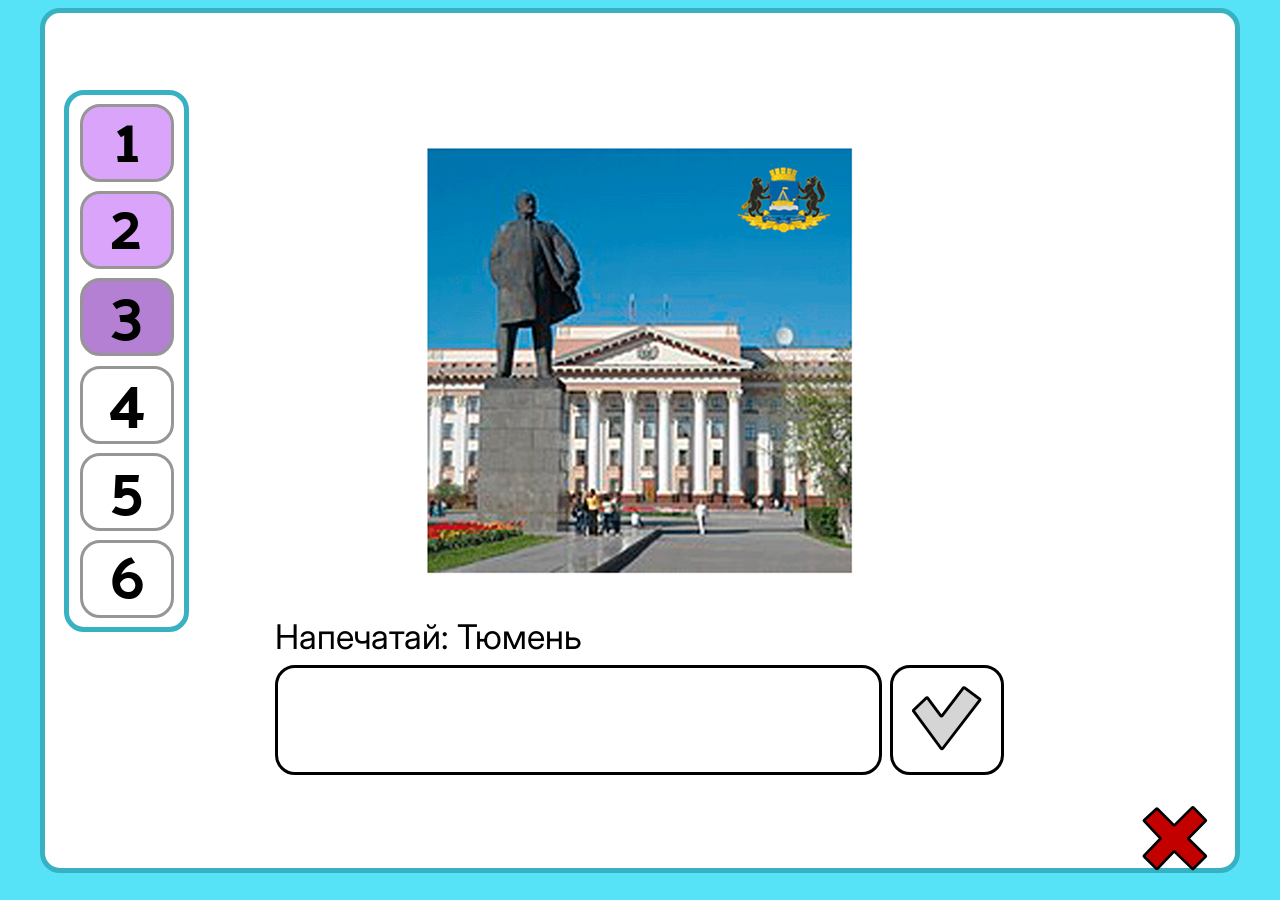
<file: index.html>
<!doctype html>
<html lang="ru">
<head>
  <meta charset="utf-8">
  <meta name="viewport" content="width=device-width, initial-scale=1">
  <title>Test Task Drozdkov</title>
  <link rel="stylesheet" href="styles.css">
  <link rel="preconnect" href="https://fonts.googleapis.com">
  <link rel="preconnect" href="https://fonts.gstatic.com" crossorigin>
  <link href="https://fonts.googleapis.com/css2?family=Inter:opsz@14..32&family=Palanquin+Dark&display=swap" rel="stylesheet">
</head>
<body>
  <div class="sidebar">
    <div class="sidebar-button completed-question">1</div>
    <div class="sidebar-button completed-question">2</div>
    <div class="sidebar-button current-question">3</div>
    <div class="sidebar-button">4</div>
    <div class="sidebar-button">5</div>
    <div class="sidebar-button">6</div>
  </div>
  <button class="close-button"><img src="images/no.svg"></button>
  <div class="wrapper">
    <div class="frame">
      <img class="task" src="images/questions/tumen.png">
      <div class="answer">
        <span>Напечатай: Тюмень</span>
        <div>
          <input type="text">
          <button class="check-answer"><img src="images/yes-inactive.svg"></button>
        </div>
      </div>
    </div>
  </div>
  <script src="question-script.js"></script>
</body>
</html>
</file>
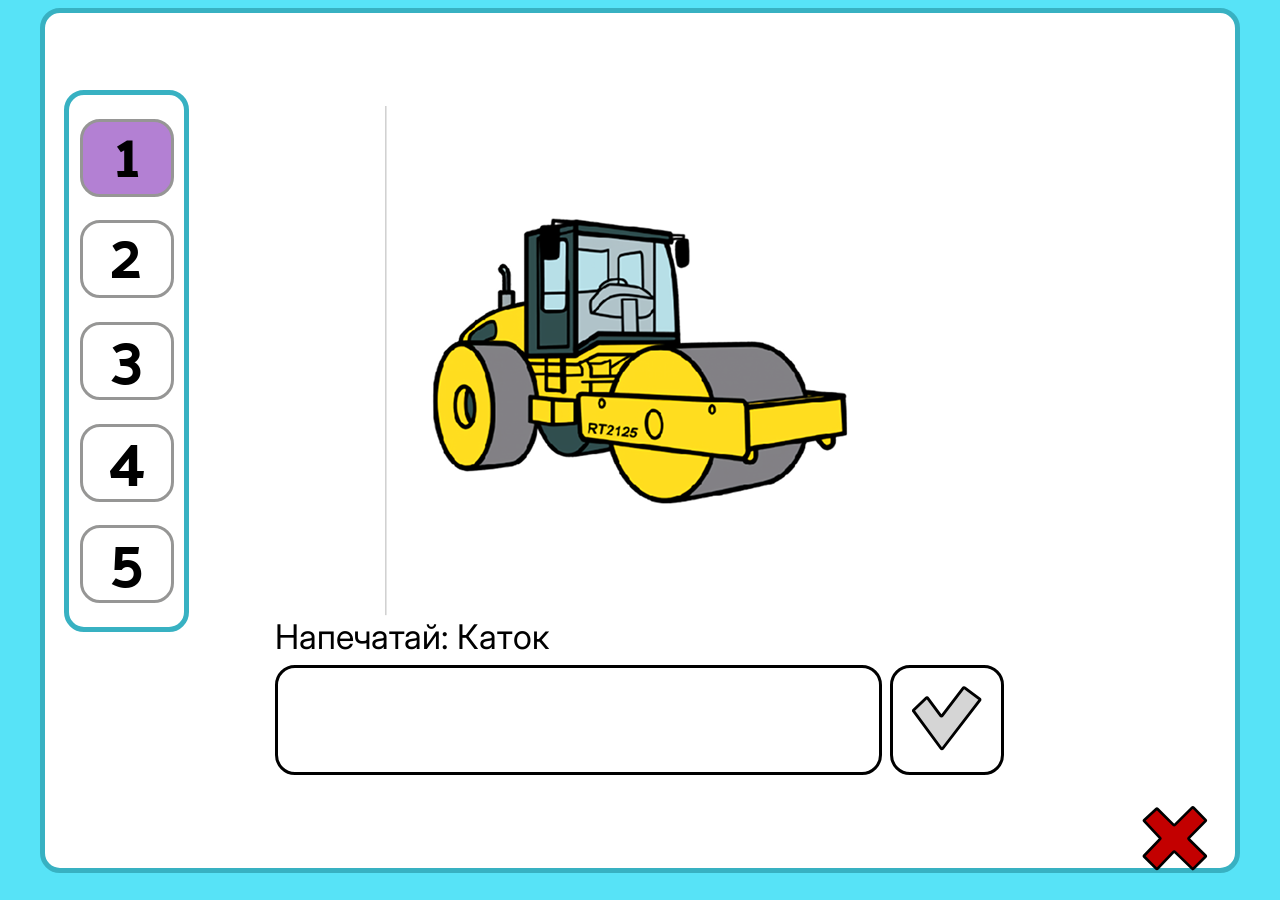
<file: interactive-trainer.html>
<!doctype html>
<html lang="ru">
<head>
  <meta charset="utf-8">
  <meta name="viewport" content="width=device-width, initial-scale=1">
  <title>Test Task Drozdkov</title>
  <link rel="stylesheet" href="styles.css">
  <link rel="preconnect" href="https://fonts.googleapis.com">
  <link rel="preconnect" href="https://fonts.gstatic.com" crossorigin>
  <link href="https://fonts.googleapis.com/css2?family=Inter:opsz@14..32&family=Palanquin+Dark&display=swap" rel="stylesheet">
</head>
<body>
  <div class="sidebar">
    <div class="sidebar-button current-question">1</div>
    <div class="sidebar-button">2</div>
    <div class="sidebar-button">3</div>
    <div class="sidebar-button">4</div>
    <div class="sidebar-button">5</div>
  </div>
  <button class="close-button"><img src="images/no.svg"></button>
  <div class="wrapper">
    
  </div>
  <script src="trainer.js"></script>
</body>
</html>
</file>
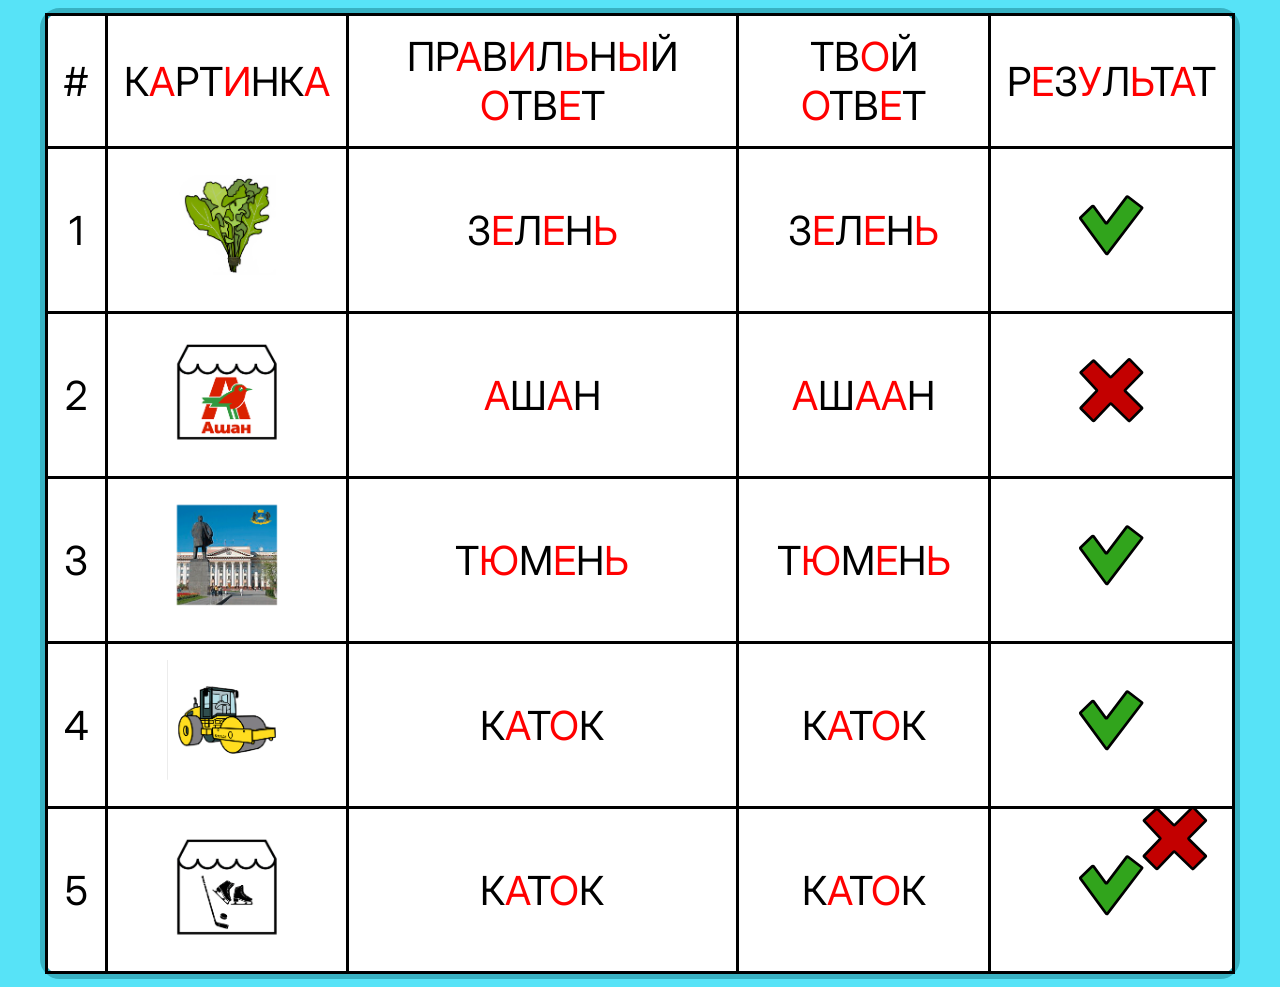
<file: results.html>
<!doctype html>
<html lang="ru">
<head>
  <meta charset="utf-8">
  <meta name="viewport" content="width=device-width, initial-scale=1">
  <title>Test Task Drozdkov</title>
  <link rel="stylesheet" href="styles.css">
  <link rel="preconnect" href="https://fonts.googleapis.com">
  <link rel="preconnect" href="https://fonts.gstatic.com" crossorigin>
  <link href="https://fonts.googleapis.com/css2?family=Inter:opsz@14..32&family=Palanquin+Dark&display=swap" rel="stylesheet">
</head>
<body>
  <button class="close-button"><img src="images/no.svg"></button>
  <div class="wrapper">
    <table class="results">
      <tr>
        <td>#</td>
        <td>картинка</td>
        <td>правильный ответ</td>
        <td>твой ответ</td>
        <td>результат</td>
      </tr>
      <tr>
        <td>1</td>
        <td><img src="images/questions/salad.png" class="q-logo"></td>
        <td>зелень</td>
        <td>зелень</td>
        <td><img src="images/yes-active.svg" class="q-answer"></td>
      </tr>
      <tr>
        <td>2</td>
        <td><img src="images/questions/ashan.png" class="q-logo"></td>
        <td>ашан</td>
        <td>ашаан</td>
        <td><img src="images/no.svg" class="q-answer"></td>
      </tr>
      <tr>
        <td>3</td>
        <td><img src="images/questions/tumen.png" class="q-logo"></td>
        <td>тюмень</td>
        <td>тюмень</td>
        <td><img src="images/yes-active.svg" class="q-answer"></td>
      </tr>
      <tr>
        <td>4</td>
        <td><img src="images/questions/bulldozer.png" class="q-logo"></td>
        <td>каток</td>
        <td>каток</td>
        <td><img src="images/yes-active.svg" class="q-answer"></td>
      </tr>
      <tr>
        <td>5</td>
        <td><img src="images/questions/hockey.png" class="q-logo"></td>
        <td>каток</td>
        <td>каток</td>
        <td><img src="images/yes-active.svg" class="q-answer"></td>
      </tr>
    </table>
  </div>
  <script src="results-script.js"></script>
</body>
</html>
</file>
<file: styles.css>
* {box-sizing: border-box}

body {
	background-color: #57E3F7;
	font-family: "Inter", sans-serif;
}

button:hover {cursor: pointer}

button img {
	width: 70px;
	height: 65.5px;
}

.sidebar {
	position: absolute;
	top: 10%;
	left: 5%;
	width: 125px;
	height: 542px;
	display: flex;
	flex-direction: column;
	align-items: center;
	justify-content: space-evenly;
	background-color: white;
	border: 5px solid #38B1C2;
	border-radius: 20px;
}

.sidebar-button {
	width: 94px;
	height: 78px;
	border: 3px solid #969695;
	border-radius: 20px;
	text-align: center;
	font-size: 64px;
	font-family: "Palanquin Dark", sans-serif;
	line-height: 0.9;
}

.completed-question {background-color: #DAA4FA}

.current-question {background-color: #B380D3}

.close-button {
	position: absolute;
	right: 5%;
	bottom: 25px;
	background-color: transparent;
	border: 0;
}

.wrapper {
	border: 5px solid #38B1C2;
	border-radius: 20px;
	margin: 0 auto;
	background-color: white;
	width: 95%;
	max-width: 1611px;
}

.frame {
	display: flex;
	flex-direction: column;
	align-items: center;
	justify-content: center;
	height: 95vh;
	max-height: 893px;
}

.task {
	max-width: 510px;
	max-height: 510px;
	width: 100%;
	height: auto;
	object-fit: contain;
}

.answer input {
	border: 3px solid black;
	border-radius: 20px;
	font-size: 54px;
	padding: 8px 42px;
	width: 100%;
	max-width: 607px;
	height: 110px;
	margin-top: 8px;
	margin-right: 8px;
}

.answer span {font-size: 34px}

.answer div {
	display: flex;
	align-items: self-end;
}

.check-answer {
	background-color: white;
	border: 3px solid black;
	border-radius: 20px;
	width: 114px;
	height: 110px;
}

.results {
	width: 100%;
	border-collapse: collapse;
}

.results td {
	text-align: center;
	border: 3px solid black;
	font-size: 40px;
	text-transform: uppercase;
	padding: 16px;
}

.q-logo {
	width: 120px;
	height: 120px;
}

.q-answer {
	width: 65px;
	height: 65px;
}

@media (max-width: 1200px) {
	.results td {
		font-size: 24px;
		padding: 8px;
	}
	.q-logo {
		width: 65px;
		height: 65px;
	}
}

@media (max-width: 800px) {
	.sidebar {display: none}
	.answer span {font-size: 16px}
	.answer input {font-size: font-size: 34px}
	.results td {
		font-size: 16px;
		padding: 4px;
	}
	.q-logo{
		width: 30px;
		height: 30px;
	}
	.q-answer{
		width: 30px;
		height: 30px;
	}
}

@media (max-width: 500px) {
	.results td {
		font-size: 12px;
		padding: 0;
	}
}

@media (max-height: 500px) {
	.close-button {
		bottom: unset;
		top: 5%;
	}
	.sidebar {display: none}
	.task {
		height: 50%;
		width: auto;
	}
}
</file>
